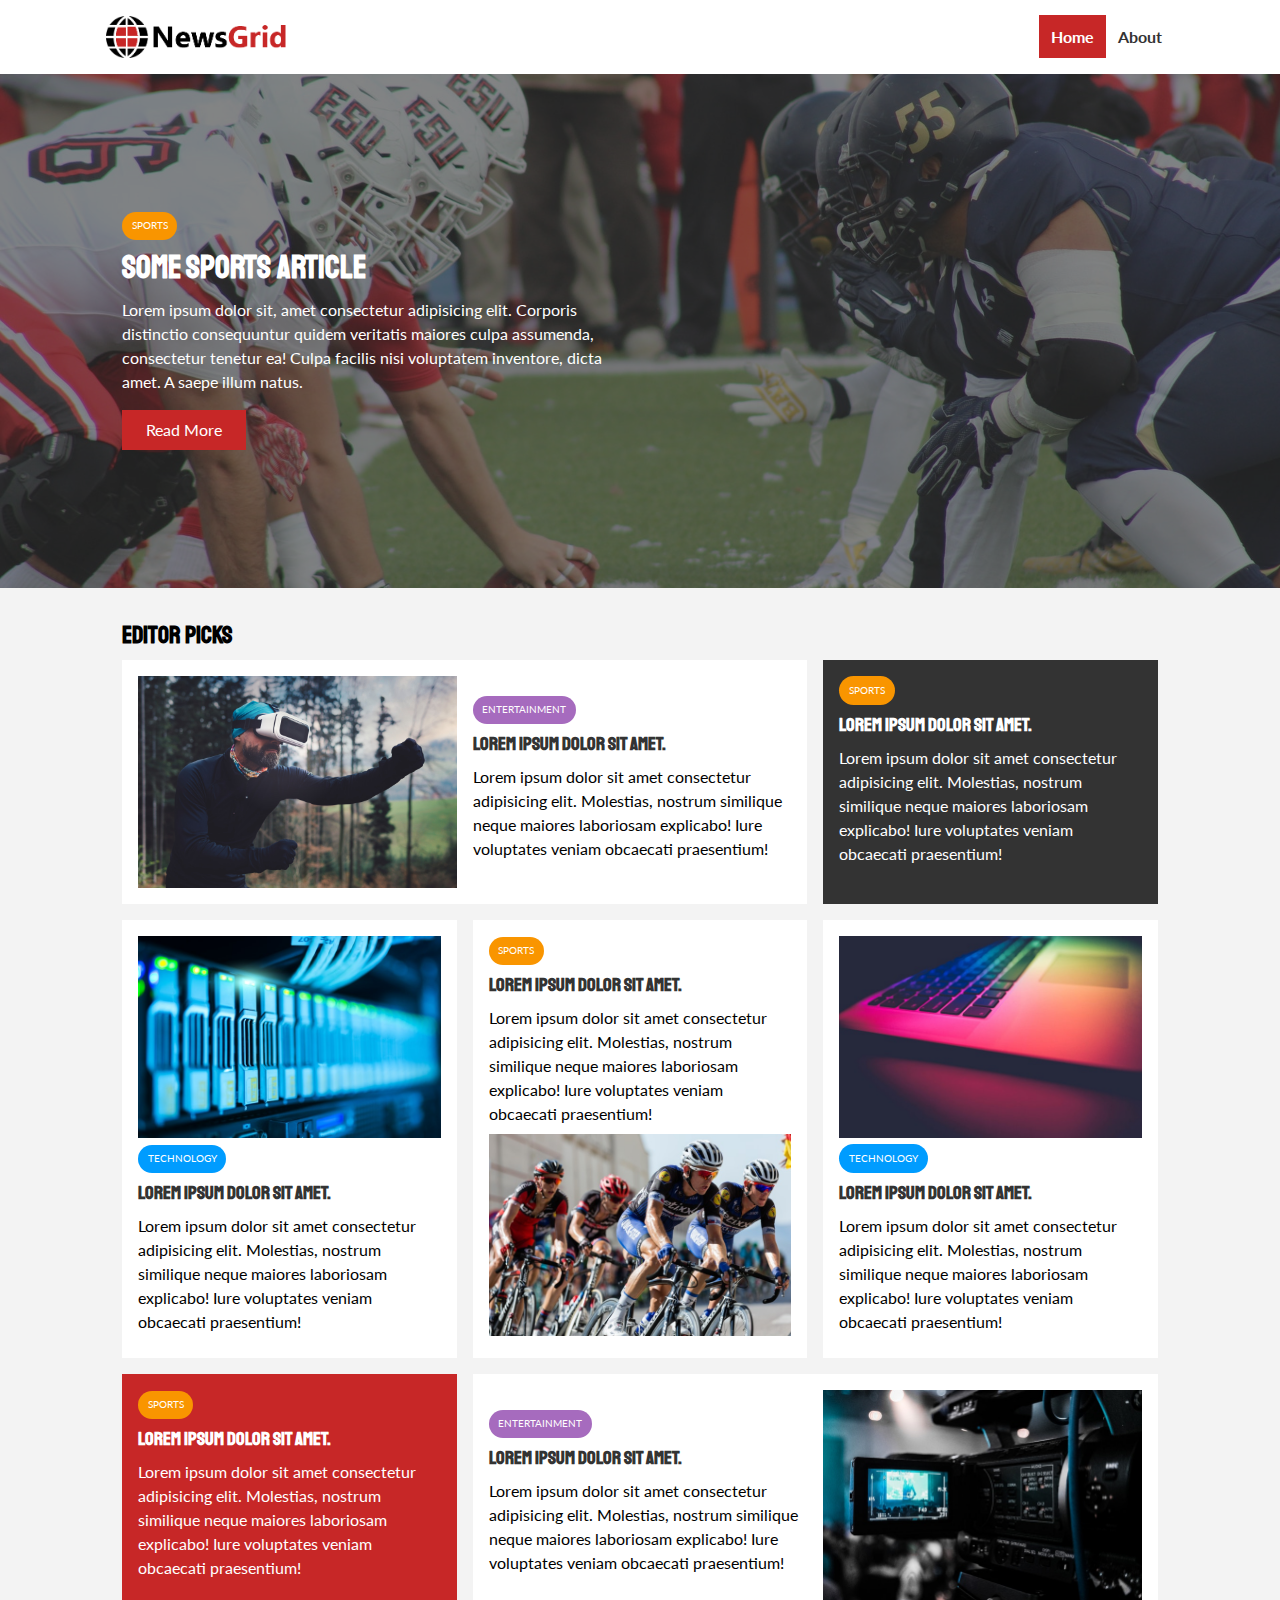
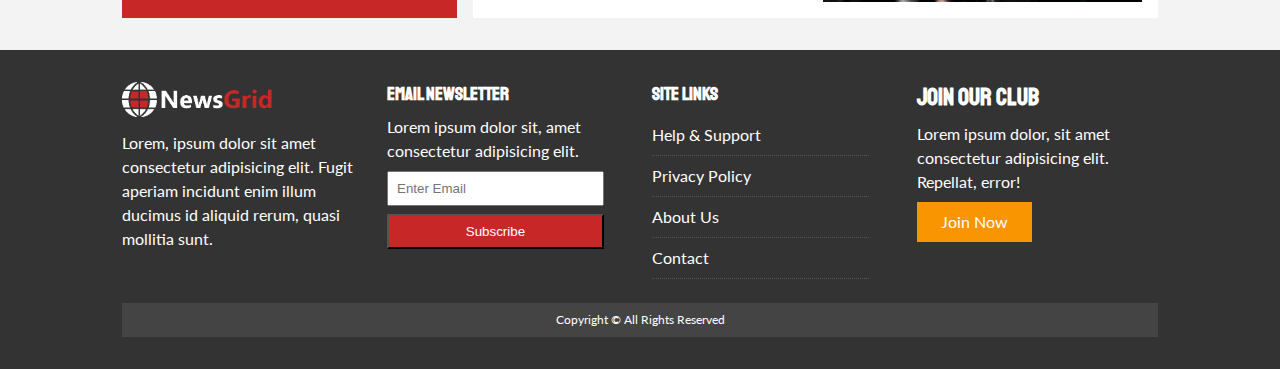
<file: index.html>
<!DOCTYPE html>
<html lang="en">
  <head>
    <meta charset="UTF-8" />
    <meta name="viewport" content="width=device-width, initial-scale=1.0" />
    <link
      href="https://fonts.googleapis.com/css2?family=Lato&family=Staatliches&display=swap"
      rel="stylesheet"
    />
    <link
      rel="stylesheet"
      href="https://cdnjs.cloudflare.com/ajax/libs/font-awesome/5.13.0/css/all.min.css"
      integrity="sha256-h20CPZ0QyXlBuAw7A+KluUYx/3pK+c7lYEpqLTlxjYQ="
      crossorigin="anonymous"
    />
    <link rel="stylesheet" href="css/style.css" />
    <link
      rel="stylesheet"
      media="screen and (max-width: 768px)"
      href="css/mobile.css"
    />
    <link rel="shortcut icon" type="image/x-con" href="favicon.ico" />
    <title>NewsGrid | Latest News</title>
  </head>
  <body>
    <nav id="main-nav">
      <div class="container">
        <img src="img/logo.png" alt="NewsGrid" class="logo" />
        <div class="social">
          <a href="http://facebook.com" target="_blank"
            ><div class="fab fa-facebook fa-2x"></div
          ></a>
          <a href="http://twitter.com" target="_blank"
            ><div class="fab fa-twitter fa-2x"></div
          ></a>
          <a href="http://instagram.com" target="_blank"
            ><div class="fab fa-instagram fa-2x"></div
          ></a>
          <a href="http://youtube.com" target="_blank"
            ><div class="fab fa-youtube fa-2x"></div
          ></a>
        </div>
        <ul>
          <li><a href="index.html" class="current">Home</a></li>
          <li><a href="about.html">About</a></li>
        </ul>
      </div>
    </nav>

    <!-- Showcase -->
    <header id="showcase">
      <div class="container">
        <div class="showcase-container">
          <div class="showcase-content">
            <div class="category category-sports">Sports</div>
            <h1>Some Sports Article</h1>
            <p>
              Lorem ipsum dolor sit, amet consectetur adipisicing elit. Corporis
              distinctio consequuntur quidem veritatis maiores culpa assumenda,
              consectetur tenetur ea! Culpa facilis nisi voluptatem inventore,
              dicta amet. A saepe illum natus.
            </p>
            <a href="article.html" class="btn btn-primary">Read More</a>
          </div>
        </div>
      </div>
    </header>

    <!-- Home Articles -->
    <section id="home-articles" class="py-2">
      <div class="container">
        <h2>Editor Picks</h2>
        <div class="articles-container">
          <article class="card">
            <img src="img/articles/ent1.jpg" alt="" />
            <div>
              <div class="category category-ent">Entertainment</div>
              <h3>
                <a href="article.html">Lorem ipsum dolor sit amet.</a>
              </h3>
              <p>
                Lorem ipsum dolor sit amet consectetur adipisicing elit.
                Molestias, nostrum similique neque maiores laboriosam explicabo!
                Iure voluptates veniam obcaecati praesentium!
              </p>
            </div>
          </article>

          <article class="card bg-dark">
            <div class="category category-sports">Sports</div>
            <h3>
              <a href="article.html">Lorem ipsum dolor sit amet.</a>
            </h3>
            <p>
              Lorem ipsum dolor sit amet consectetur adipisicing elit.
              Molestias, nostrum similique neque maiores laboriosam explicabo!
              Iure voluptates veniam obcaecati praesentium!
            </p>
          </article>

          <article class="card">
            <img src="img/articles/tech1.jpg" alt="" />
            <div class="category category-tech">Technology</div>
            <h3>
              <a href="article.html">Lorem ipsum dolor sit amet.</a>
            </h3>
            <p>
              Lorem ipsum dolor sit amet consectetur adipisicing elit.
              Molestias, nostrum similique neque maiores laboriosam explicabo!
              Iure voluptates veniam obcaecati praesentium!
            </p>
          </article>

          <article class="card">
            <div class="category category-sports">Sports</div>
            <h3>
              <a href="article.html">Lorem ipsum dolor sit amet.</a>
            </h3>
            <p>
              Lorem ipsum dolor sit amet consectetur adipisicing elit.
              Molestias, nostrum similique neque maiores laboriosam explicabo!
              Iure voluptates veniam obcaecati praesentium!
            </p>
            <img src="img/articles/sports1.jpg" alt="" />
          </article>

          <article class="card">
            <img src="img/articles/tech2.jpg" alt="" />
            <div class="category category-tech">Technology</div>
            <h3>
              <a href="article.html">Lorem ipsum dolor sit amet.</a>
            </h3>
            <p>
              Lorem ipsum dolor sit amet consectetur adipisicing elit.
              Molestias, nostrum similique neque maiores laboriosam explicabo!
              Iure voluptates veniam obcaecati praesentium!
            </p>
          </article>

          <article class="card bg-primary">
            <div class="category category-sports">Sports</div>
            <h3>
              <a href="article.html">Lorem ipsum dolor sit amet.</a>
            </h3>
            <p>
              Lorem ipsum dolor sit amet consectetur adipisicing elit.
              Molestias, nostrum similique neque maiores laboriosam explicabo!
              Iure voluptates veniam obcaecati praesentium!
            </p>
          </article>

          <article class="card">
            <div>
              <div class="category category-ent">Entertainment</div>
              <h3>
                <a href="article.html">Lorem ipsum dolor sit amet.</a>
              </h3>
              <p>
                Lorem ipsum dolor sit amet consectetur adipisicing elit.
                Molestias, nostrum similique neque maiores laboriosam explicabo!
                Iure voluptates veniam obcaecati praesentium!
              </p>
            </div>
            <img src="img/articles/ent2.jpg" alt="" />
          </article>
        </div>
      </div>
    </section>

    <!-- Footer -->
    <footer id="main-footer" class="py-2">
      <div class="container footer-container">
        <div>
          <img src="img/logo_light.png" alt="NewsGrid" />
          <p>
            Lorem, ipsum dolor sit amet consectetur adipisicing elit. Fugit
            aperiam incidunt enim illum ducimus id aliquid rerum, quasi mollitia
            sunt.
          </p>
        </div>
        <div>
          <h3>Email Newsletter</h3>
          <p>Lorem ipsum dolor sit, amet consectetur adipisicing elit.</p>
          <form name="contact" method="POST" data-netlify="true">
            <input type="email" name="email" placeholder="Enter Email" />
            <input type="submit" value="Subscribe" class="btn btn-primary" />
          </form>
        </div>
        <div>
          <h3>Site Links</h3>
          <ul class="list">
            <li><a href="#">Help & Support</a></li>
            <li><a href="#">Privacy Policy</a></li>
            <li><a href="#">About Us</a></li>
            <li><a href="#">Contact</a></li>
          </ul>
        </div>
        <div>
          <h2>Join Our Club</h2>
          <p>
            Lorem ipsum dolor, sit amet consectetur adipisicing elit. Repellat,
            error!
          </p>
          <a href="" class="btn btn-secondary">Join Now</a>
        </div>
        <div>
          <p>
            Copyright &copy; All Rights Reserved
          </p>
        </div>
      </div>
    </footer>
  </body>
</html>
</file>
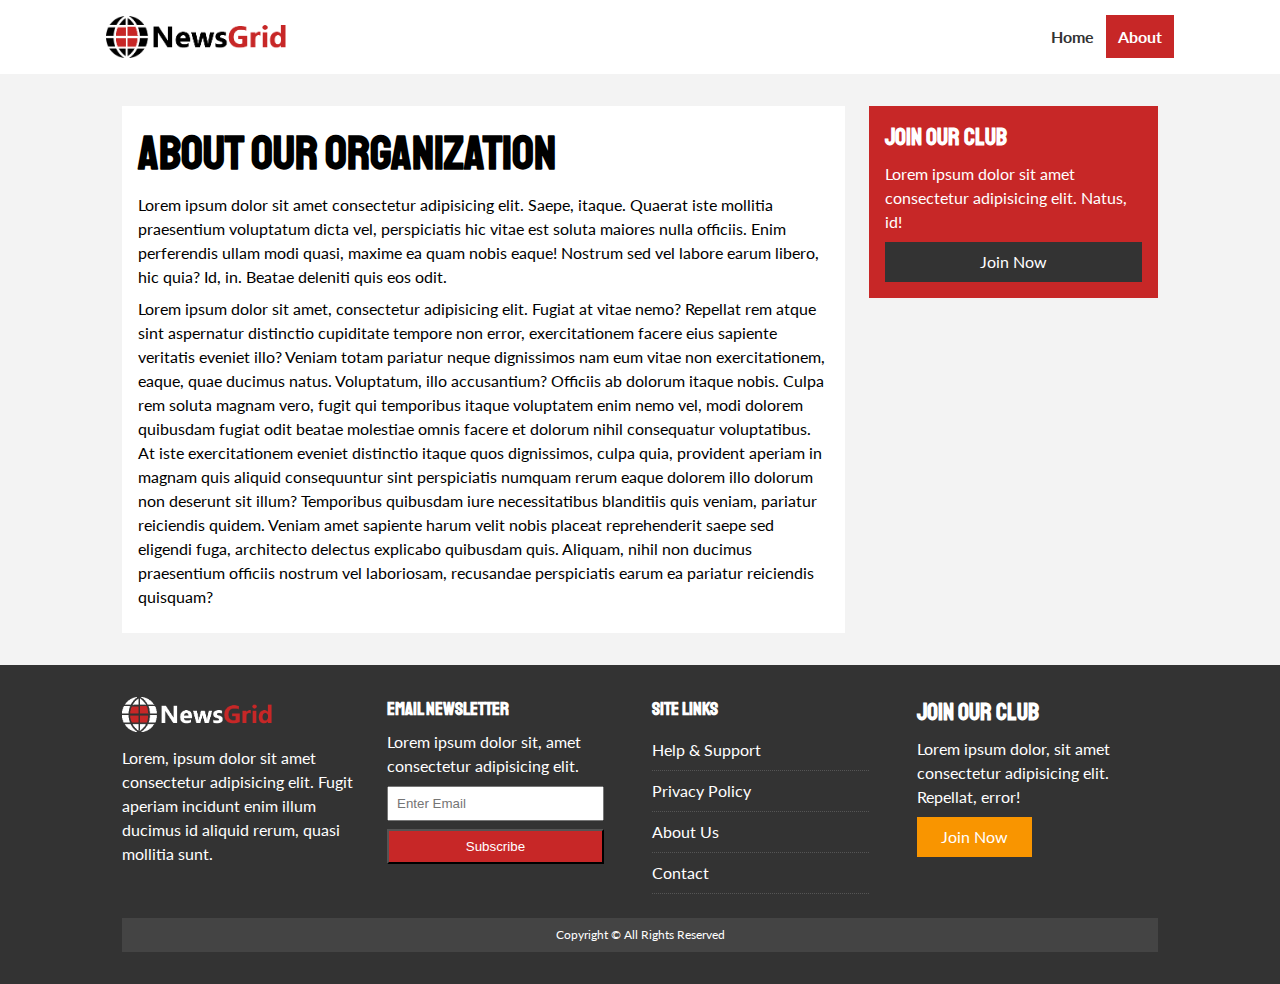
<file: about.html>
<!DOCTYPE html>
<html lang="en">
  <head>
    <meta charset="UTF-8" />
    <meta name="viewport" content="width=device-width, initial-scale=1.0" />
    <link
      href="https://fonts.googleapis.com/css2?family=Lato&family=Staatliches&display=swap"
      rel="stylesheet"
    />
    <link
      rel="stylesheet"
      href="https://cdnjs.cloudflare.com/ajax/libs/font-awesome/5.13.0/css/all.min.css"
      integrity="sha256-h20CPZ0QyXlBuAw7A+KluUYx/3pK+c7lYEpqLTlxjYQ="
      crossorigin="anonymous"
    />
    <link rel="stylesheet" href="css/style.css" />
    <link
      rel="stylesheet"
      media="screen and (max-width: 768px)"
      href="css/mobile.css"
    />
    <link rel="shortcut icon" type="image/x-con" href="favicon.ico" />
    <title>NewsGrid | About</title>
  </head>
  <body>
    <nav id="main-nav">
      <div class="container">
        <img src="img/logo.png" alt="NewsGrid" class="logo" />
        <div class="social">
          <a href="http://facebook.com" target="_blank"
            ><div class="fab fa-facebook fa-2x"></div
          ></a>
          <a href="http://twitter.com" target="_blank"
            ><div class="fab fa-twitter fa-2x"></div
          ></a>
          <a href="http://instagram.com" target="_blank"
            ><div class="fab fa-instagram fa-2x"></div
          ></a>
          <a href="http://youtube.com" target="_blank"
            ><div class="fab fa-youtube fa-2x"></div
          ></a>
        </div>
        <ul>
          <li><a href="index.html">Home</a></li>
          <li><a href="about.html" class="current">About</a></li>
        </ul>
      </div>
    </nav>

    <section id="about">
      <div class="container">
        <div class="page-container">
          <article class="card">
            <h1 class="l-heading">About Our Organization</h1>
            <p>
              Lorem ipsum dolor sit amet consectetur adipisicing elit. Saepe,
              itaque. Quaerat iste mollitia praesentium voluptatum dicta vel,
              perspiciatis hic vitae est soluta maiores nulla officiis. Enim
              perferendis ullam modi quasi, maxime ea quam nobis eaque! Nostrum
              sed vel labore earum libero, hic quia? Id, in. Beatae deleniti
              quis eos odit.
            </p>
            <p>
              Lorem ipsum dolor sit amet, consectetur adipisicing elit. Fugiat
              at vitae nemo? Repellat rem atque sint aspernatur distinctio
              cupiditate tempore non error, exercitationem facere eius sapiente
              veritatis eveniet illo? Veniam totam pariatur neque dignissimos
              nam eum vitae non exercitationem, eaque, quae ducimus natus.
              Voluptatum, illo accusantium? Officiis ab dolorum itaque nobis.
              Culpa rem soluta magnam vero, fugit qui temporibus itaque
              voluptatem enim nemo vel, modi dolorem quibusdam fugiat odit
              beatae molestiae omnis facere et dolorum nihil consequatur
              voluptatibus. At iste exercitationem eveniet distinctio itaque
              quos dignissimos, culpa quia, provident aperiam in magnam quis
              aliquid consequuntur sint perspiciatis numquam rerum eaque dolorem
              illo dolorum non deserunt sit illum? Temporibus quibusdam iure
              necessitatibus blanditiis quis veniam, pariatur reiciendis quidem.
              Veniam amet sapiente harum velit nobis placeat reprehenderit saepe
              sed eligendi fuga, architecto delectus explicabo quibusdam quis.
              Aliquam, nihil non ducimus praesentium officiis nostrum vel
              laboriosam, recusandae perspiciatis earum ea pariatur reiciendis
              quisquam?
            </p>
          </article>
          <aside class="card bg-primary">
            <h2>Join Our Club</h2>
            <p>
              Lorem ipsum dolor sit amet consectetur adipisicing elit. Natus,
              id!
            </p>
            <a href="#" class="btn btn-dark btn-block">Join Now</a>
          </aside>
        </div>
      </div>
    </section>

    <!-- Footer -->
    <footer id="main-footer" class="py-2">
      <div class="container footer-container">
        <div>
          <img src="img/logo_light.png" alt="NewsGrid" />
          <p>
            Lorem, ipsum dolor sit amet consectetur adipisicing elit. Fugit
            aperiam incidunt enim illum ducimus id aliquid rerum, quasi mollitia
            sunt.
          </p>
        </div>
        <div>
          <h3>Email Newsletter</h3>
          <p>Lorem ipsum dolor sit, amet consectetur adipisicing elit.</p>
          <form name="contact" method="POST" data-netlify="true">
            <input type="email" name="email" placeholder="Enter Email" />
            <input type="submit" value="Subscribe" class="btn btn-primary" />
          </form>
        </div>
        <div>
          <h3>Site Links</h3>
          <ul class="list">
            <li><a href="#">Help & Support</a></li>
            <li><a href="#">Privacy Policy</a></li>
            <li><a href="#">About Us</a></li>
            <li><a href="#">Contact</a></li>
          </ul>
        </div>
        <div>
          <h2>Join Our Club</h2>
          <p>
            Lorem ipsum dolor, sit amet consectetur adipisicing elit. Repellat,
            error!
          </p>
          <a href="" class="btn btn-secondary">Join Now</a>
        </div>
        <div>
          <p>
            Copyright &copy; All Rights Reserved
          </p>
        </div>
      </div>
    </footer>
  </body>
</html>
</file>
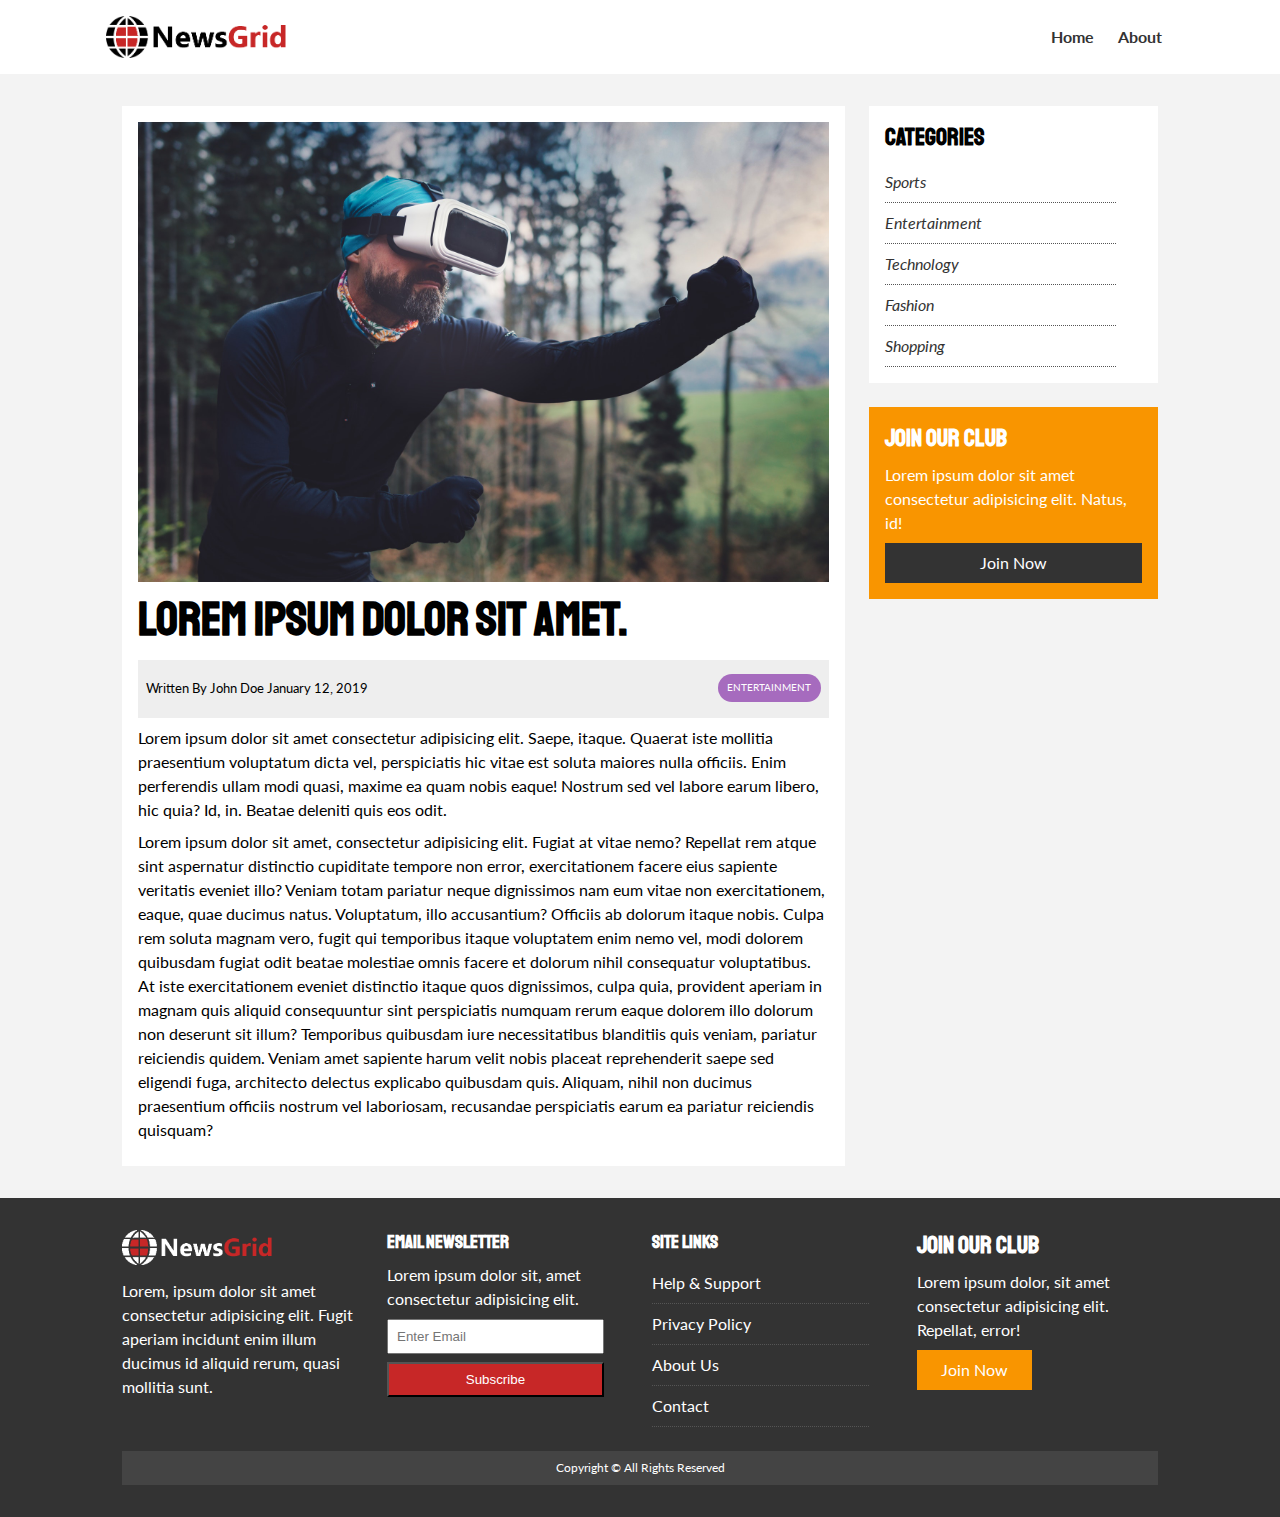
<file: article.html>
<!DOCTYPE html>
<html lang="en">
  <head>
    <meta charset="UTF-8" />
    <meta name="viewport" content="width=device-width, initial-scale=1.0" />
    <link
      href="https://fonts.googleapis.com/css2?family=Lato&family=Staatliches&display=swap"
      rel="stylesheet"
    />
    <link
      rel="stylesheet"
      href="https://cdnjs.cloudflare.com/ajax/libs/font-awesome/5.13.0/css/all.min.css"
      integrity="sha256-h20CPZ0QyXlBuAw7A+KluUYx/3pK+c7lYEpqLTlxjYQ="
      crossorigin="anonymous"
    />
    <link rel="stylesheet" href="css/style.css" />
    <link
      rel="stylesheet"
      media="screen and (max-width: 768px)"
      href="css/mobile.css"
    />
    <link rel="shortcut icon" type="image/x-con" href="favicon.ico" />
    <title>NewsGrid | Latest News</title>
  </head>
  <body>
    <nav id="main-nav">
      <div class="container">
        <img src="img/logo.png" alt="NewsGrid" class="logo" />
        <div class="social">
          <a href="http://facebook.com" target="_blank"
            ><div class="fab fa-facebook fa-2x"></div
          ></a>
          <a href="http://twitter.com" target="_blank"
            ><div class="fab fa-twitter fa-2x"></div
          ></a>
          <a href="http://instagram.com" target="_blank"
            ><div class="fab fa-instagram fa-2x"></div
          ></a>
          <a href="http://youtube.com" target="_blank"
            ><div class="fab fa-youtube fa-2x"></div
          ></a>
        </div>
        <ul>
          <li><a href="index.html">Home</a></li>
          <li><a href="about.html">About</a></li>
        </ul>
      </div>
    </nav>

    <section id="article">
      <div class="container">
        <div class="page-container">
          <article class="card">
            <img src="img/articles/ent1.jpg" alt="" />
            <h1 class="l-heading">Lorem ipsum dolor sit amet.</h1>
            <div class="meta">
              <small>
                <i class="fas fa-user"></i> Written By John Doe January 12, 2019
              </small>
              <div class="category category-ent">Entertainment</div>
            </div>
            <p>
              Lorem ipsum dolor sit amet consectetur adipisicing elit. Saepe,
              itaque. Quaerat iste mollitia praesentium voluptatum dicta vel,
              perspiciatis hic vitae est soluta maiores nulla officiis. Enim
              perferendis ullam modi quasi, maxime ea quam nobis eaque! Nostrum
              sed vel labore earum libero, hic quia? Id, in. Beatae deleniti
              quis eos odit.
            </p>
            <p>
              Lorem ipsum dolor sit amet, consectetur adipisicing elit. Fugiat
              at vitae nemo? Repellat rem atque sint aspernatur distinctio
              cupiditate tempore non error, exercitationem facere eius sapiente
              veritatis eveniet illo? Veniam totam pariatur neque dignissimos
              nam eum vitae non exercitationem, eaque, quae ducimus natus.
              Voluptatum, illo accusantium? Officiis ab dolorum itaque nobis.
              Culpa rem soluta magnam vero, fugit qui temporibus itaque
              voluptatem enim nemo vel, modi dolorem quibusdam fugiat odit
              beatae molestiae omnis facere et dolorum nihil consequatur
              voluptatibus. At iste exercitationem eveniet distinctio itaque
              quos dignissimos, culpa quia, provident aperiam in magnam quis
              aliquid consequuntur sint perspiciatis numquam rerum eaque dolorem
              illo dolorum non deserunt sit illum? Temporibus quibusdam iure
              necessitatibus blanditiis quis veniam, pariatur reiciendis quidem.
              Veniam amet sapiente harum velit nobis placeat reprehenderit saepe
              sed eligendi fuga, architecto delectus explicabo quibusdam quis.
              Aliquam, nihil non ducimus praesentium officiis nostrum vel
              laboriosam, recusandae perspiciatis earum ea pariatur reiciendis
              quisquam?
            </p>
          </article>

          <aside id="categories" class="card">
            <h2>Categories</h2>
            <ul class="list">
              <li>
                <a href="#"><i class="fas fa-chevron-right"> Sports</i></a>
              </li>
              <li>
                <a href="#"
                  ><i class="fas fa-chevron-right"> Entertainment</i></a
                >
              </li>
              <li>
                <a href="#"><i class="fas fa-chevron-right"> Technology</i></a>
              </li>
              <li>
                <a href="#"><i class="fas fa-chevron-right"> Fashion</i></a>
              </li>
              <li>
                <a href="#"><i class="fas fa-chevron-right"> Shopping</i></a>
              </li>
            </ul>
          </aside>

          <aside class="card bg-secondary">
            <h2>Join Our Club</h2>
            <p>
              Lorem ipsum dolor sit amet consectetur adipisicing elit. Natus,
              id!
            </p>
            <a href="#" class="btn btn-dark btn-block">Join Now</a>
          </aside>
        </div>
      </div>
    </section>

    <!-- Footer -->
    <footer id="main-footer" class="py-2">
      <div class="container footer-container">
        <div>
          <img src="img/logo_light.png" alt="NewsGrid" />
          <p>
            Lorem, ipsum dolor sit amet consectetur adipisicing elit. Fugit
            aperiam incidunt enim illum ducimus id aliquid rerum, quasi mollitia
            sunt.
          </p>
        </div>
        <div>
          <h3>Email Newsletter</h3>
          <p>Lorem ipsum dolor sit, amet consectetur adipisicing elit.</p>
          <form name="contact" method="POST" data-netlify="true">
            <input type="email" name="email" placeholder="Enter Email" />
            <input type="submit" value="Subscribe" class="btn btn-primary" />
          </form>
        </div>
        <div>
          <h3>Site Links</h3>
          <ul class="list">
            <li><a href="#">Help & Support</a></li>
            <li><a href="#">Privacy Policy</a></li>
            <li><a href="#">About Us</a></li>
            <li><a href="#">Contact</a></li>
          </ul>
        </div>
        <div>
          <h2>Join Our Club</h2>
          <p>
            Lorem ipsum dolor, sit amet consectetur adipisicing elit. Repellat,
            error!
          </p>
          <a href="" class="btn btn-secondary">Join Now</a>
        </div>
        <div>
          <p>
            Copyright &copy; All Rights Reserved
          </p>
        </div>
      </div>
    </footer>
  </body>
</html>
</file>
<file: css/style.css>
:root {
  --primary-color: #c72727;
  --secondary-color: #f99500;
  --light-color: #f3f3f3;
  --dark-color: #333;
  --max-width: 1100px;
}

.category {
  --sports-color: #f99500;
  --ent-color: #a66bbe;
  --tech-color: #009cff;
}

* {
  margin: 0;
  padding: 0;
  box-sizing: border-box;
}

body {
  font-family: "Lato", sans-serif;
  line-height: 1.5;
  background: var(--light-color);
}

a {
  color: #333;
  text-decoration: none;
}

ul {
  list-style: none;
}

img {
  width: 100%;
}

p {
  margin: 0.5rem 0;
}

h1,
h2,
h3,
h4,
h5,
h6 {
  font-family: "Staatliches", cursive;
  margin-bottom: 0.55rem;
  line-height: 1.3;
}

/* Utility */
.container {
  max-width: var(--max-width);
  margin: auto;
  padding: 0 2rem;
  overflow: hidden;
}

.category {
  display: inline-block;
  color: #fff;
  font-size: 0.65rem;
  text-transform: uppercase;
  padding: 0.4rem 0.6rem;
  border-radius: 15px;
  margin-bottom: 0.5rem;
}

.category-sports {
  background: var(--sports-color);
}

.category-ent {
  background: var(--ent-color);
}

.category-tech {
  background: var(--tech-color);
}

.btn {
  display: inline-block;
  border: non;
  background: var(--dark-color);
  color: #fff;
  padding: 0.5rem 1.5rem;
}

.btn-primary {
  background: var(--primary-color);
}

.btn-secondary {
  background: var(--secondary-color);
}

.btn-light {
  background: var(--light-color);
}

.btn-block {
  display: block;
  width: 100%;
  text-align: center;
}

.btn:hover {
  opacity: 0.9;
}

.card {
  background: #fff;
  padding: 1rem;
}

.bg-dark {
  background: var(--dark-color);
  color: #fff;
}

.bg-primary {
  background: var(--primary-color);
  color: #fff;
}

.bg-secondary {
  background: var(--secondary-color);
  color: #fff;
}

.bg-dark h1,
.bg-dark h2,
.bg-dark h3,
.bg-dark a,
.bg-primary h1,
.bg-primary h2,
.bg-primary h3,
.bg-primary a,
.bg-secondary h1,
.bg-secondary h2,
.bg-secondary h3,
.bg-secondary a {
  color: #fff;
}

.py-1 {
  padding: 1.5rem 0;
}

.py-2 {
  padding: 2rem 0;
}

.py-3 {
  padding: 3rem 0;
}

.p-1 {
  padding: 1.5rem;
}

.p-2 {
  padding: 2rem;
}

.p-3 {
  padding: 3rem;
}

.l-heading {
  font-size: 3rem;
}

.list li {
  padding: 0.5rem 0;
  border-bottom: #555 dotted 1px;
  width: 90%;
}

.list li a:hover {
  color: var(--primary-color) !important;
}

/* Inner page grid container */
.page-container {
  display: grid;
  grid-template-columns: 5fr 2fr;
  margin: 2rem 0;
  grid-gap: 1.5rem;
}

.page-container > *:first-child {
  grid-row: 1 / span 3;
}

/* Navigation */
#main-nav {
  background: #fff;
  position: sticky;
  top: 0;
  z-index: 2;
}

#main-nav .container {
  display: grid;
  grid-template-columns: 6fr 3fr 2fr;
  padding: 1rem;
  align-items: center;
}

#main-nav .logo {
  width: 180px;
}

#main-nav ul {
  justify-self: end;
  display: flex;
}

#main-nav ul li a {
  padding: 0.75rem;
  font-weight: bold;
}

#main-nav ul li a.current {
  background: var(--primary-color);
  color: #fff;
}

#main-nav ul li a:hover {
  background: var(--light-color);
  color: var(--dark-color);
}

#main-nav .social {
  justify-self: center;
}

#main-nav .social i {
  color: #777;
  margin-right: 0.5rem;
}

/* Showcase */
#showcase {
  color: #fff;
  background: #333;
  padding: 2rem;
  position: relative;
}

#showcase:before {
  content: "";
  background: url("../img/featured.jpg") no-repeat center center/cover;
  position: absolute;
  top: 0;
  left: 0;
  width: 100%;
  height: 100%;
  opacity: 0.4;
}

#showcase .showcase-container {
  display: grid;
  grid-template-columns: repeat(2, 1fr);
  justify-content: center;
  align-items: center;
  height: 50vh;
}

#showcase .showcase-content {
  z-index: 1;
}

#showcase .showcase-content p {
  margin-bottom: 1rem;
}

/* Home Articles*/
#home-articles .articles-container {
  display: grid;
  grid-template-columns: repeat(3, 1fr);
  grid-gap: 1rem;
}

#home-articles .articles-container > *:first-child,
#home-articles .articles-container > *:last-child {
  /* first child regardless of type */
  display: grid;
  grid-template-columns: repeat(2, 1fr);
  grid-gap: 1rem;
  align-items: center;
  grid-column: 1 / span 2;
}

#home-articles .articles-container > *:last-child {
  grid-column: 2 / span 2;
}

#article .meta {
  display: flex;
  justify-content: space-between;
  align-items: center;
  background: #eee;
  padding: 0.5rem;
}

#article .meta .category {
  margin-top: 0.4rem;
}

/* Footer */
#main-footer {
  background: var(--dark-color);
  color: #fff;
}

#main-footer img {
  width: 150px;
}

#main-footer a {
  color: #fff;
}

#main-footer .footer-container {
  display: grid;
  grid-template-columns: repeat(4, 1fr);
  grid-gap: 1.5rem;
}

#main-footer .footer-container > *:last-child {
  background: #444;
  grid-column: 1 / span 4;
  text-align: center;
  padding: 0.5;
  font-size: 0.75rem;
}

#main-footer .footer-container input[type="email"] {
  width: 90%;
  padding: 0.5rem;
  margin-bottom: 0.5rem;
}

#main-footer .footer-container input[type="submit"] {
  width: 90%;
}
</file>
<file: css/mobile.css>
/* Navigation */
#main-nav .social {
  display: none;
}

#main-nav .container {
  grid-template-columns: 1fr;
  grid-gap: 1.2rem;
}

#main-nav ul,
#main-nav .logo {
  justify-self: center;
}

#main-nav ul li a {
  padding: 0.5rem;
}

#home-articles .articles-container {
  grid-template-columns: repeat(2, 1fr);
}

#home-articles .articles-container > *:first-child,
#home-articles .articles-container > *:last-child {
  grid-template-columns: 1fr;
  grid-column: 1;
}

@media (max-width: 600px) {
  /* Stack Grid Items */
  #showcase .showcase-container,
  #home-articles .articles-container,
  #main-footer .footer-container {
    grid-template-columns: 1fr;
  }

  #main-footer .footer-container > *:last-child {
    grid-column: 1;
  }

  #main-footer .footer-container > *:first-child,
  #main-footer .footer-container > *:nth-child(2) {
    border-bottom: #444 dotted 1px;
    padding-bottom: 1rem;
  }

  .page-container {
    grid-template-columns: 1fr;
    text-align: center;
  }

  .page-container > *:first-child {
    grid-row: 1;
  }

  .l-heading {
    font-size: 2rem;
  }
}
</file>
